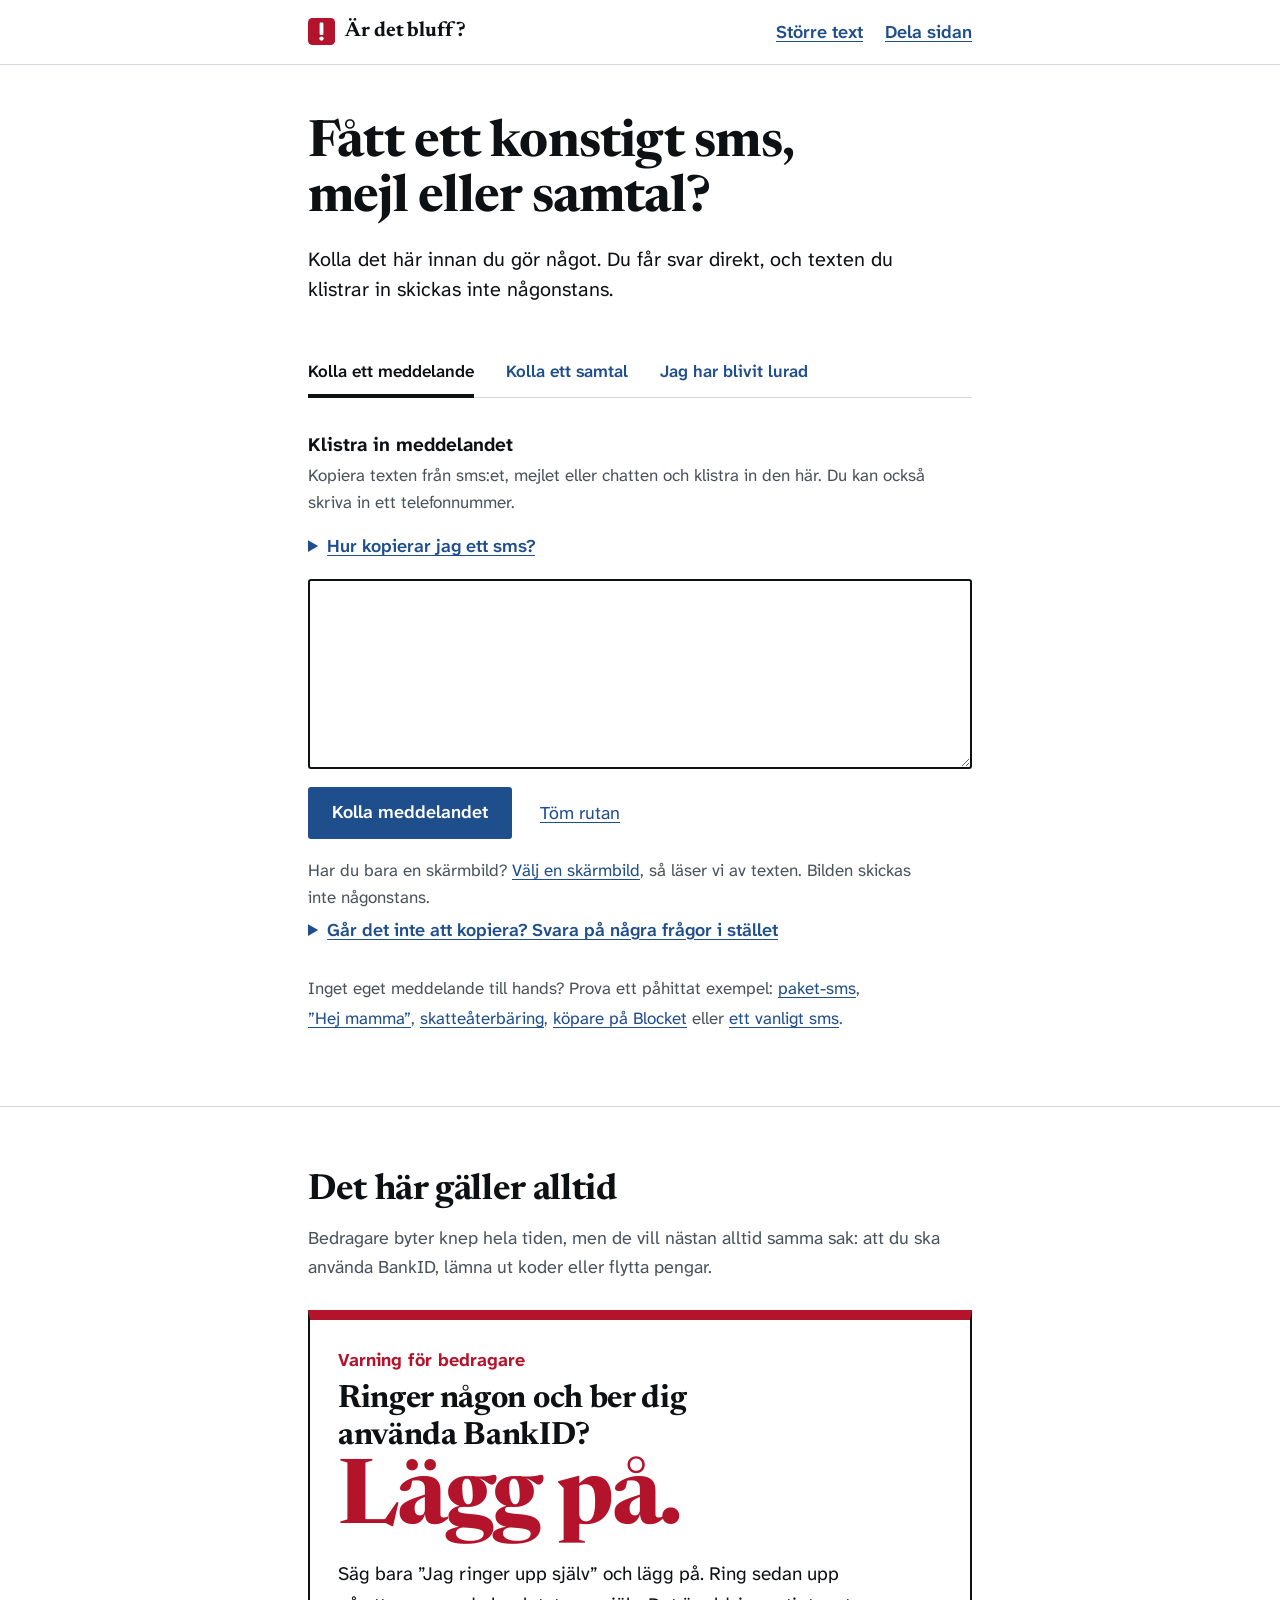
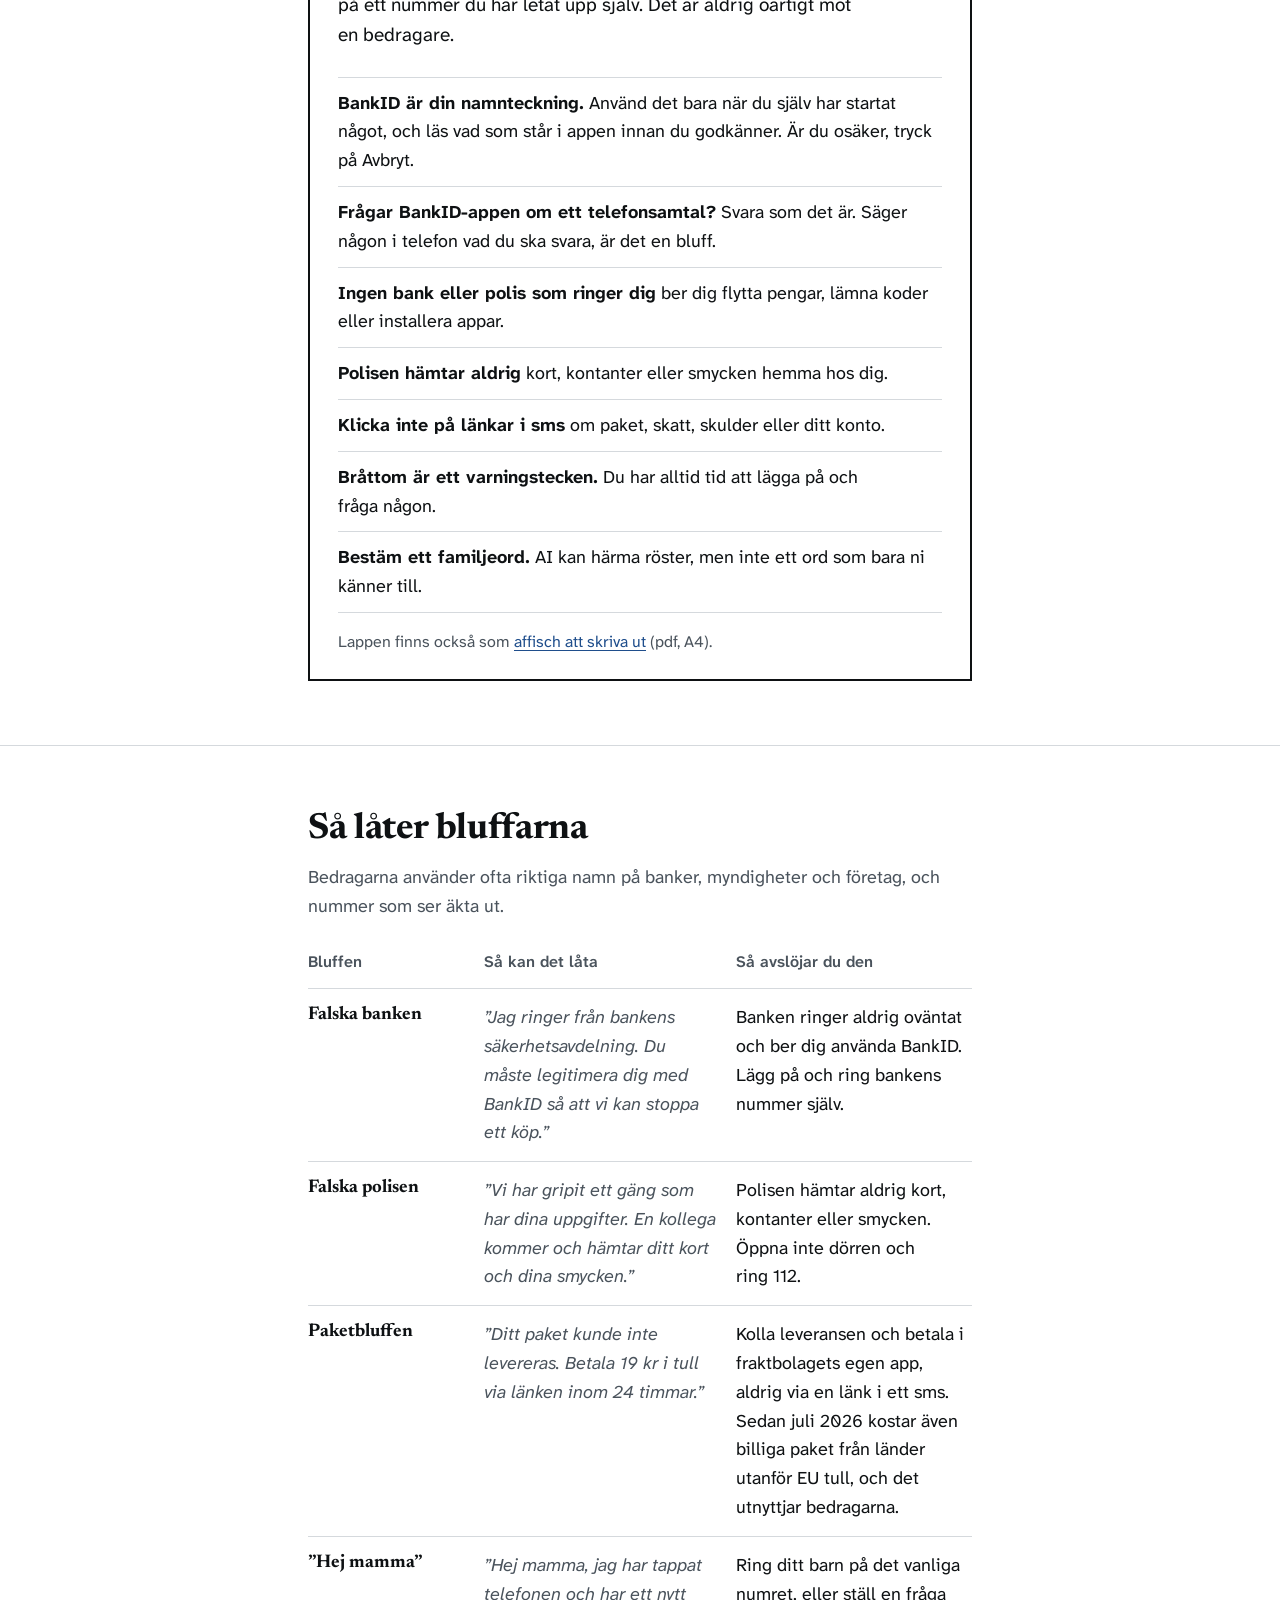
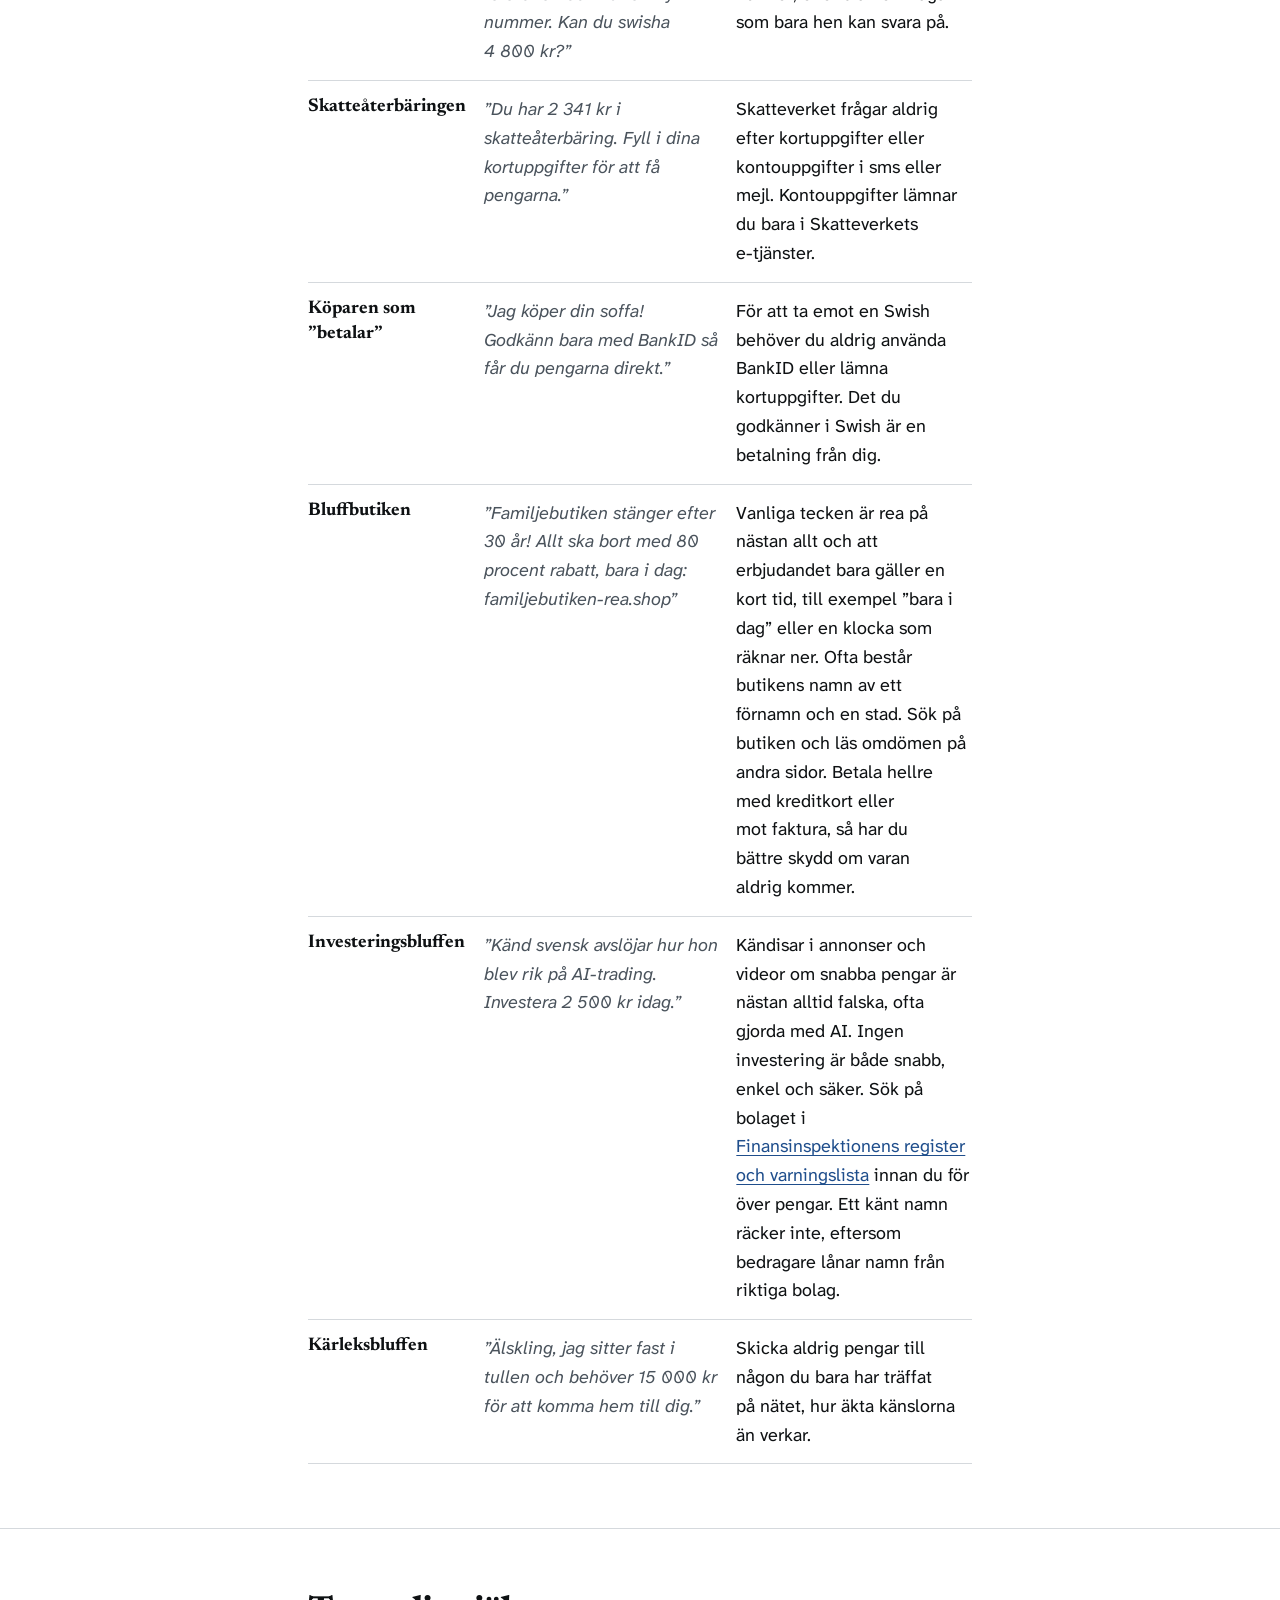
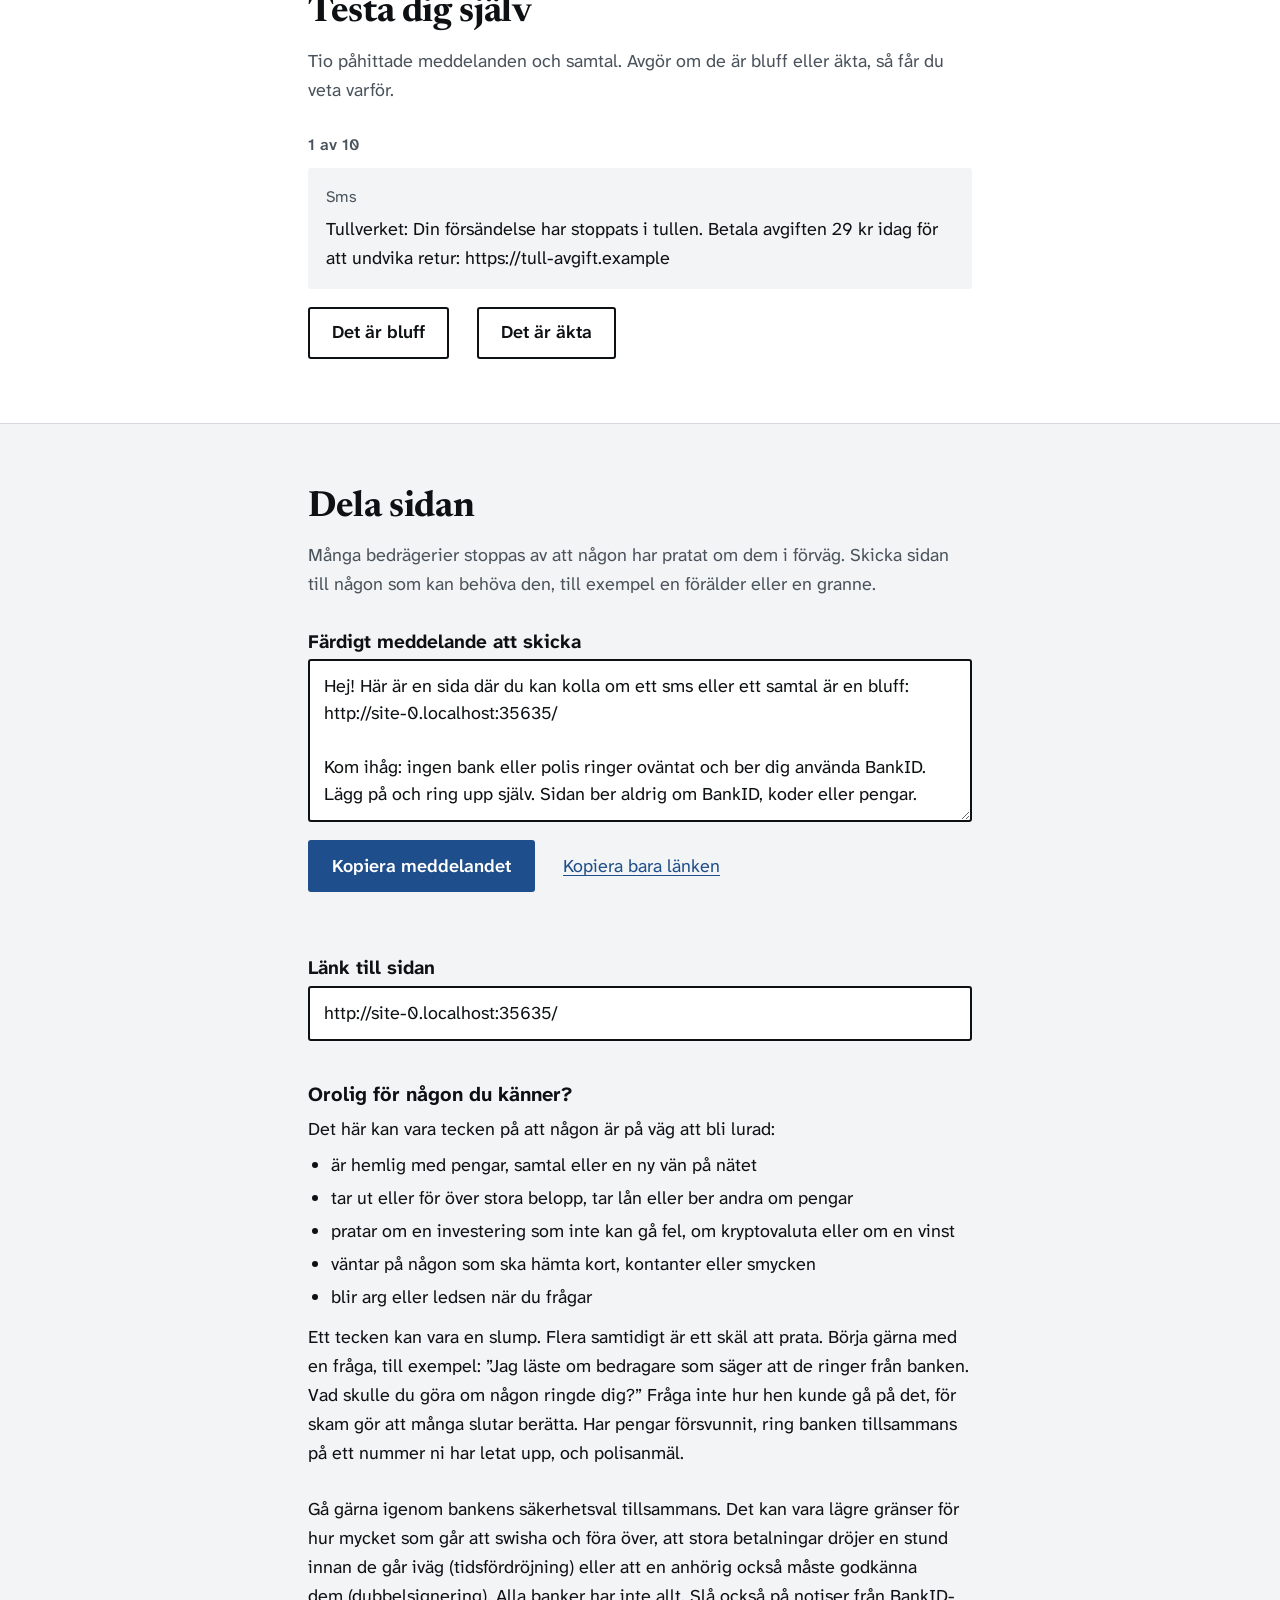
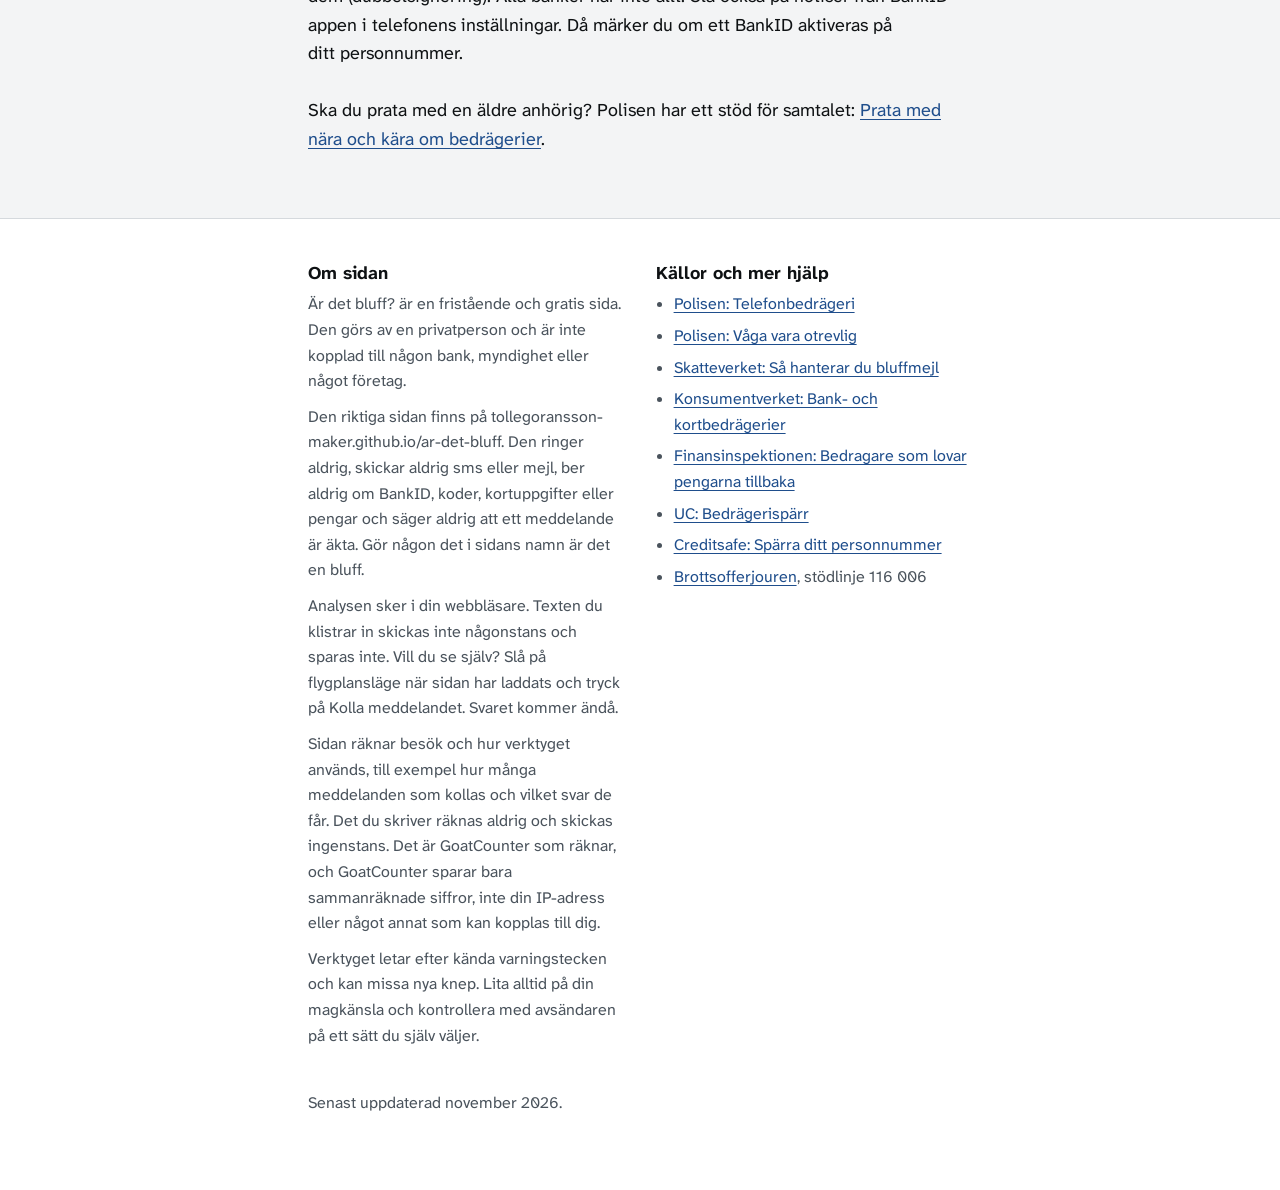
<file: index.html>
<!doctype html>
<html lang="sv">
<head>
<meta charset="utf-8">
<meta http-equiv="Content-Security-Policy" content="default-src 'none'; script-src 'self' 'sha256-S/ut1ZmjvomUCcqP2FOV7OzJ7OgC3u7yPA+28hHp57Y=' https://gc.zgo.at https://cdn.jsdelivr.net 'wasm-unsafe-eval'; worker-src 'self' blob:; connect-src 'self' data: https://cdn.jsdelivr.net https://kollabluffen.goatcounter.com; img-src 'self' data: blob: https://kollabluffen.goatcounter.com; style-src 'self' 'unsafe-inline'; font-src 'self'; manifest-src 'self'; base-uri 'none'; form-action 'none'">
<meta name="viewport" content="width=device-width, initial-scale=1, viewport-fit=cover">
<meta property="og:title" content="Är det bluff?">
<meta property="og:description" content="Kolla om ett sms, mejl eller samtal är ett bedrägeri. Gratis och på svenska.">
<meta property="og:type" content="website">
<meta property="og:locale" content="sv_SE">
<meta property="og:url" content="https://tollegoransson-maker.github.io/ar-det-bluff/">
<meta property="og:image" content="https://tollegoransson-maker.github.io/ar-det-bluff/og.png">
<meta property="og:image:width" content="1200">
<meta property="og:image:height" content="630">
<meta property="og:image:alt" content="Är det bluff? Lägg på om någon ringer och ber dig använda BankID.">
<meta name="twitter:card" content="summary_large_image">
<meta name="theme-color" content="#FFFFFF" media="(prefers-color-scheme: light)">
<meta name="theme-color" content="#111315" media="(prefers-color-scheme: dark)">
<link rel="canonical" href="https://tollegoransson-maker.github.io/ar-det-bluff/">
<link rel="manifest" href="manifest.webmanifest">
<link rel="apple-touch-icon" href="icon-180.png">
<link rel="icon" href="data:image/svg+xml,%3Csvg xmlns=%27http://www.w3.org/2000/svg%27 viewBox=%270 0 64 64%27%3E%3Crect width=%2764%27 height=%2764%27 rx=%2712%27 fill=%27%23B4142B%27/%3E%3Cpath d=%27M28 13h8v26h-8zM28 45h8v8h-8z%27 fill=%27%23fff%27/%3E%3C/svg%3E">
<style>:root{color-scheme:light}[hidden]{display:none!important}</style>
<title>Är det bluff? Kolla sms, mejl och samtal</title>
<meta name="claude:viewport-fit-sides" content="cover">
<meta name="description" content="Kolla om ett sms, mejl eller samtal är ett bedrägeri. Gratis och på svenska. Texten du klistrar in skickas inte någonstans.">
<link rel="preload" href="fonts/atkinson-hyperlegible-next-latin.woff2" as="font" type="font/woff2" crossorigin>
<link rel="preload" href="fonts/newsreader-latin.woff2" as="font" type="font/woff2" crossorigin>
<style>
@font-face{font-family:"Atkinson Hyperlegible Next";font-style:italic;font-weight:400;font-display:swap;src:url(fonts/atkinson-hyperlegible-next-italic-latin-ext.woff2) format("woff2");unicode-range:U+0100-02BA, U+02BD-02C5, U+02C7-02CC, U+02CE-02D7, U+02DD-02FF, U+0304, U+0308, U+0329, U+1D00-1DBF, U+1E00-1E9F, U+1EF2-1EFF, U+2020, U+20A0-20AB, U+20AD-20C4, U+2113, U+2C60-2C7F, U+A720-A7FF}
@font-face{font-family:"Atkinson Hyperlegible Next";font-style:italic;font-weight:400;font-display:swap;src:url(fonts/atkinson-hyperlegible-next-italic-latin.woff2) format("woff2");unicode-range:U+0000-00FF, U+0131, U+0152-0153, U+02BB-02BC, U+02C6, U+02DA, U+02DC, U+0304, U+0308, U+0329, U+2000-206F, U+20AC, U+2122, U+2191, U+2193, U+2212, U+2215, U+FEFF, U+FFFD}
@font-face{font-family:"Atkinson Hyperlegible Next";font-style:normal;font-weight:400 700;font-display:swap;src:url(fonts/atkinson-hyperlegible-next-latin-ext.woff2) format("woff2");unicode-range:U+0100-02BA, U+02BD-02C5, U+02C7-02CC, U+02CE-02D7, U+02DD-02FF, U+0304, U+0308, U+0329, U+1D00-1DBF, U+1E00-1E9F, U+1EF2-1EFF, U+2020, U+20A0-20AB, U+20AD-20C4, U+2113, U+2C60-2C7F, U+A720-A7FF}
@font-face{font-family:"Atkinson Hyperlegible Next";font-style:normal;font-weight:400 700;font-display:swap;src:url(fonts/atkinson-hyperlegible-next-latin.woff2) format("woff2");unicode-range:U+0000-00FF, U+0131, U+0152-0153, U+02BB-02BC, U+02C6, U+02DA, U+02DC, U+0304, U+0308, U+0329, U+2000-206F, U+20AC, U+2122, U+2191, U+2193, U+2212, U+2215, U+FEFF, U+FFFD}
@font-face{font-family:"Newsreader";font-style:normal;font-weight:700;font-display:swap;src:url(fonts/newsreader-latin-ext.woff2) format("woff2");unicode-range:U+0100-02BA, U+02BD-02C5, U+02C7-02CC, U+02CE-02D7, U+02DD-02FF, U+0304, U+0308, U+0329, U+1D00-1DBF, U+1E00-1E9F, U+1EF2-1EFF, U+2020, U+20A0-20AB, U+20AD-20C4, U+2113, U+2C60-2C7F, U+A720-A7FF}
@font-face{font-family:"Newsreader";font-style:normal;font-weight:700;font-display:swap;src:url(fonts/newsreader-latin.woff2) format("woff2");unicode-range:U+0000-00FF, U+0131, U+0152-0153, U+02BB-02BC, U+02C6, U+02DA, U+02DC, U+0304, U+0308, U+0329, U+2000-206F, U+20AC, U+2122, U+2191, U+2193, U+2212, U+2215, U+FEFF, U+FFFD}
</style>
<style>
/* Layout: en dokumentkolumn (44rem) som en tryckt konsumentguide. Varje del har sin egen form:
   verktyget, ett anslag som det i trappuppgången, en uppslagstabell och en numrerad lista.
   Rött betyder fara, gult är en överstrykningspenna. */
:root {
  --bg: #FFFFFF;
  --surface: #F3F4F5;
  --ink: #0E1113;
  --ink-2: #4A535C;
  --line: #D5D9DD;
  --field: #0E1113;
  --accent: #1F4E8C;
  --accent-hover: #163B6B;
  --on-accent: #FFFFFF;
  --danger: #B4142B;
  --danger-text: #B4142B;
  --on-danger: #FFFFFF;
  --caution-bg: #FFF0D4;
  --caution-ink: #5E3300;
  --calm-bg: #E8EFF7;
  --calm-ink: #163A63;
  --mark: #FFE27A;
  --mark-ink: #0E1113;
  --focus: #1F4E8C;
  /* Brödtexten är ritad för läsare med nedsatt syn, rubrikerna är en tidningsantikva. */
  --font-head: "Newsreader", Georgia, "Times New Roman", serif;
  --font-body: "Atkinson Hyperlegible Next", "Segoe UI", system-ui, -apple-system, Roboto, sans-serif;
}
@media (prefers-color-scheme: dark) {
  :root:not([data-theme="light"]) {
    --bg: #111315; --surface: #1A1D21; --ink: #ECEEF0; --ink-2: #A9B1BA; --line: #2D333A; --field: #8D97A1;
    --accent: #93B8EC; --accent-hover: #B7D0F3; --on-accent: #0B1624;
    --danger: #C1283E; --danger-text: #FF8F8F; --on-danger: #FFFFFF;
    --caution-bg: #35270F; --caution-ink: #FFD592;
    --calm-bg: #17283B; --calm-ink: #C3D9F4;
    --mark: #7F6110; --mark-ink: #FFF7DC; --focus: #93B8EC;
    color-scheme: dark;
  }
}
:root[data-theme="dark"] {
  --bg: #111315; --surface: #1A1D21; --ink: #ECEEF0; --ink-2: #A9B1BA; --line: #2D333A; --field: #8D97A1;
  --accent: #93B8EC; --accent-hover: #B7D0F3; --on-accent: #0B1624;
  --danger: #C1283E; --danger-text: #FF8F8F; --on-danger: #FFFFFF;
  --caution-bg: #35270F; --caution-ink: #FFD592;
  --calm-bg: #17283B; --calm-ink: #C3D9F4;
  --mark: #7F6110; --mark-ink: #FFF7DC; --focus: #93B8EC;
  color-scheme: dark;
}

*, *::before, *::after { box-sizing: border-box; }
html { -webkit-text-size-adjust: 100%; }
body { margin: 0; background: var(--bg); color: var(--ink); font-family: var(--font-body); font-size: 1.125rem; line-height: 1.6; overflow-wrap: break-word; }
a { color: var(--accent); text-underline-offset: 3px; }
a:hover { color: var(--accent-hover); text-decoration-thickness: 2px; }
:focus-visible { outline: 3px solid var(--focus); outline-offset: 3px; }
h1, h2, h3, h4 { text-wrap: balance; }
p, li, td { text-wrap: pretty; }
.sr { position: absolute; width: 1px; height: 1px; padding: 0; margin: -1px; overflow: hidden; clip: rect(0 0 0 0); white-space: nowrap; border: 0; }
.wrap {
  max-width: 44rem;
  margin-left: auto;
  margin-right: auto;
  padding-left: max(20px, env(safe-area-inset-left, 0px));
  padding-right: max(20px, env(safe-area-inset-right, 0px));
}

/* Sidhuvud */
.site-head { border-bottom: 1px solid var(--line); }
.head-row { display: flex; flex-wrap: wrap; align-items: center; justify-content: space-between; gap: 4px 16px; min-height: 64px; padding-block: 10px; }
.wordmark { font-family: var(--font-head); font-weight: 700; font-size: 1.3rem; letter-spacing: -0.005em; color: var(--ink); text-decoration: none; }
.wordmark:hover { color: var(--ink); }
.wordmark { display: inline-flex; align-items: center; gap: 10px; }
.mark { width: 1.3em; height: 1.3em; flex: none; }
.mark-bg { fill: var(--danger); }
.mark-fg { fill: var(--on-danger); }
.head-link { font-weight: 600; }

/* Inledning och verktyg */
.hero { padding-block: 52px 72px; }
h1 {
  font-family: var(--font-head); font-weight: 700;
  font-size: 2.4rem; font-size: clamp(2.2rem, 6.2vw, 3.2rem);
  line-height: 1.08; letter-spacing: -0.015em; margin: 0 0 16px; max-width: 15em;
}
.lead { font-size: 1.25rem; line-height: 1.5; margin: 0; max-width: 32em; }
.tabs { display: flex; gap: 32px; margin-top: 44px; border-bottom: 1px solid var(--line); }
.tab {
  -webkit-appearance: none; appearance: none; background: none; border: 0; border-bottom: 4px solid transparent;
  margin: 0 0 -1px; padding: 12px 0 12px; color: var(--accent); cursor: pointer; text-align: left;
  font-family: var(--font-body); font-weight: 600; font-size: 1.0625rem; line-height: 1.3;
}
.tab:hover { color: var(--accent-hover); text-decoration: underline; text-underline-offset: 3px; }
.tab[aria-selected="true"] { color: var(--ink); border-bottom-color: var(--ink); text-decoration: none; }
.panel { padding-top: 32px; }
.panel-intro { margin: 0 0 24px; max-width: 36em; }
.label { display: block; padding: 0; margin: 0 0 2px; font-weight: 700; font-size: 1.1875rem; }
.hint { margin: 0 0 12px; color: var(--ink-2); font-size: 1.0625rem; }
textarea, .field {
  display: block; width: 100%; padding: 12px 14px; border: 2px solid var(--field); border-radius: 3px;
  background: var(--bg); color: var(--ink); font: inherit; font-size: 1.125rem; line-height: 1.5;
}
textarea { min-height: 9.5rem; resize: vertical; }
.actions { display: flex; flex-wrap: wrap; align-items: center; gap: 12px 28px; margin-top: 18px; }
.btn {
  -webkit-appearance: none; appearance: none; display: inline-flex; align-items: center; justify-content: center;
  min-height: 52px; padding: 12px 24px; border: 0; border-radius: 3px; background: var(--accent); color: var(--on-accent);
  font-family: var(--font-body); font-weight: 600; font-size: 1.125rem; line-height: 1.2; cursor: pointer;
}
.btn:hover { background: var(--accent-hover); }
.btn[hidden] { display: none; }
.linkbtn {
  -webkit-appearance: none; appearance: none; background: none; border: 0; padding: 0; margin: 0;
  color: var(--accent); font: inherit; text-decoration: underline; text-underline-offset: 3px; cursor: pointer;
}
.linkbtn:hover { color: var(--accent-hover); text-decoration-thickness: 2px; }
.linkbtn[aria-pressed="true"] { color: var(--ink); font-weight: 700; text-decoration: none; }
.examples { margin: 22px 0 0; max-width: 38em; color: var(--ink-2); font-size: 1.0625rem; line-height: 1.75; }

/* Svar */
.result { margin-top: 28px; }
.result:empty { display: none; }
.example-note { margin: 0 0 12px; color: var(--ink-2); font-size: 1rem; }
.verdict { padding: 22px 24px 24px; border-radius: 3px; background: var(--v-bg); color: var(--v-ink); }
.verdict.high { --v-bg: var(--danger); --v-ink: var(--on-danger); --focus: var(--on-danger); }
.verdict.medium { --v-bg: var(--caution-bg); --v-ink: var(--caution-ink); }
/* Inga träffar är inget friande besked: neutral grå, inte lugnande blå eller grön. */
.verdict.low { --v-bg: var(--surface); --v-ink: var(--ink); border-left: 5px solid var(--ink-2); }
.trunc { margin: 0 0 12px; font-weight: 600; }
.verdict-title {
  font-family: var(--font-head); font-weight: 700; font-size: 1.75rem; font-size: clamp(1.6rem, 4.6vw, 2.05rem);
  line-height: 1.15; letter-spacing: -0.01em; margin: 0 0 8px;
}
.verdict p { margin: 0; }
.verdict .verdict-kind { margin-top: 12px; font-size: 1.0625rem; }
.verdict ul { margin: 14px 0 0; padding-left: 1.25em; }
.verdict li + li { margin-top: 6px; }
.verdict a { color: inherit; font-weight: 700; }
.verdict .verdict-more { margin-top: 14px; }
.numcheck p + p { margin-top: 12px; }
.result h4 { margin: 32px 0 8px; font-size: 1.25rem; line-height: 1.3; }
.list { margin: 0; padding-left: 1.25em; }
.list li + li { margin-top: 8px; }
.official { margin: 16px 0 0; }
.marked { padding: 16px 18px; border-radius: 3px; background: var(--surface); white-space: pre-wrap; overflow-wrap: anywhere; max-height: 24rem; overflow: auto; }
.marked mark { color: var(--mark-ink); background: var(--mark); padding: 0 0.1em; border-radius: 2px; -webkit-box-decoration-break: clone; box-decoration-break: clone; }
.marked mark.crit { box-shadow: inset 0 -2px 0 var(--danger); }
.marked sup { font-family: var(--font-body); font-weight: 700; font-size: 0.72em; line-height: 0; margin-left: 0.2em; }
.key { margin: 14px 0 0; padding-left: 1.6em; color: var(--ink-2); }
.key li { padding-left: 0.2em; }
.key li + li { margin-top: 8px; }
.key li::marker { font-weight: 700; color: var(--ink); }
.key strong { color: var(--ink); }
.empty { margin: 0; color: var(--ink-2); }

/* Samtal */
.checks { min-width: 0; margin: 0; padding: 0; border: 0; }
.checks legend { margin-bottom: 10px; }
.check { display: grid; grid-template-columns: 30px minmax(0, 1fr); gap: 16px; align-items: start; padding: 14px 0; border-top: 1px solid var(--line); cursor: pointer; }
.check:last-of-type { border-bottom: 1px solid var(--line); }
.check input {
  -webkit-appearance: none; appearance: none; display: grid; place-items: center; width: 30px; height: 30px; margin: 0;
  border: 2px solid var(--field); border-radius: 3px; background: var(--bg); cursor: pointer;
}
.check input::after { content: ""; width: 14px; height: 8px; border-left: 3px solid var(--bg); border-bottom: 3px solid var(--bg); transform: translateY(-2px) rotate(-45deg); opacity: 0; }
.check input:checked { background: var(--ink); border-color: var(--ink); }
.check input:checked::after { opacity: 1; }
/* Rådet syns direkt under det man kryssar i, så att man inte behöver leta längst ner. */
.check-note { display: none; margin-top: 8px; padding-left: 12px; border-left: 4px solid var(--danger); font-weight: 600; }
.check-note.calm { border-left-color: var(--ink-2); }
.check input:checked + span .check-note { display: block; }
.callresult, .askresult { margin-top: 28px; }
.callresult:empty, .askresult:empty { display: none; }
.callreset { margin: 16px 0 0; }
.panel-note { margin: 24px 0 0; color: var(--ink-2); max-width: 38em; }
.askbox { margin: 18px 0 0; }
.askbox .checks { margin-top: 10px; }

/* Lurad */
.steps { list-style: none; margin: 0; padding: 0; counter-reset: step; }
.steps > li { counter-increment: step; display: grid; grid-template-columns: 2.5rem minmax(0, 1fr); gap: 8px; padding: 18px 0; border-top: 1px solid var(--line); }
.steps > li:last-child { border-bottom: 1px solid var(--line); }
.steps > li::before { content: counter(step); font-family: var(--font-head); font-weight: 700; font-size: 1.5rem; line-height: 1.2; }
.steps h3 { margin: 0 0 4px; font-size: 1.1875rem; line-height: 1.35; }
.steps p { margin: 0; }
.steps ul { margin: 8px 0 0; padding-left: 1.2em; }
.steps ul li + li { margin-top: 6px; }
.steps ul.banks { list-style: none; padding-left: 0; }
.steps ul.banks li + li { margin-top: 2px; }
.steps ul + p { margin-top: 8px; }
.steps .howto { margin: 10px 0 0; }
.num { font-weight: 700; white-space: nowrap; }

/* Avsnitt */
.section { padding-block: 64px; border-top: 1px solid var(--line); }
h2 {
  font-family: var(--font-head); font-weight: 700; font-size: 1.9rem; font-size: clamp(1.75rem, 4.6vw, 2.25rem);
  line-height: 1.15; letter-spacing: -0.01em; margin: 0 0 12px;
}
.intro { margin: 0 0 28px; max-width: 36em; color: var(--ink-2); }

/* Anslaget, samma som affischen */
.notice { padding: 26px 28px 24px; border: 2px solid var(--ink); border-top: 10px solid var(--danger); background: var(--bg); }
.notice-kicker { margin: 0; font-weight: 700; color: var(--danger-text); }
.notice-q {
  margin: 6px 0 0; font-family: var(--font-head); font-weight: 700; font-size: 1.6rem; font-size: clamp(1.45rem, 4.4vw, 2rem);
  line-height: 1.15; letter-spacing: -0.01em; max-width: 17em;
}
.notice-stop {
  margin: 6px 0 0; font-family: var(--font-head); font-weight: 700; font-size: 4rem; font-size: clamp(3.3rem, 13vw, 5.6rem);
  line-height: 0.95; letter-spacing: -0.025em; color: var(--danger-text);
}
.notice-sub { margin: 14px 0 0; font-size: 1.1875rem; max-width: 30em; }
.notice-rules { list-style: none; margin: 26px 0 0; padding: 0; }
.notice-rules li { padding: 11px 0; border-top: 1px solid var(--line); }
.notice-rules li:last-child { border-bottom: 1px solid var(--line); }
.notice-foot { margin: 16px 0 0; font-size: 1rem; color: var(--ink-2); }

/* Uppslagstabellen */
.scams { width: 100%; border-collapse: collapse; }
.scams th, .scams td { padding: 14px 18px 14px 0; border-top: 1px solid var(--line); text-align: left; vertical-align: top; }
.scams thead th { padding-top: 0; border-top: 0; color: var(--ink-2); font-size: 1rem; font-weight: 600; }
.scams tbody tr:last-child > * { border-bottom: 1px solid var(--line); }
.scams tbody th { width: 24%; font-family: var(--font-head); font-weight: 700; font-size: 1.15rem; line-height: 1.35; }
.scams td.say { width: 38%; color: var(--ink-2); font-style: italic; }
.scams td:last-child { padding-right: 0; }

/* Dela */
.section-share { background: var(--surface); }
.copystatus { min-height: 1.6em; margin: 12px 0 0; font-weight: 600; }
.linkline { margin-top: 20px; }
.share-more { margin: 28px 0 0; max-width: 38em; }
.share-h { margin: 40px 0 0; font-size: 1.25rem; line-height: 1.3; }
.share-h + .share-more { margin-top: 8px; }
.share-list { margin: 8px 0 0; padding-left: 1.25em; max-width: 38em; }
.share-list li + li { margin-top: 4px; }
.share-list + .share-more { margin-top: 12px; }

/* Större text, uppläsning och skärmbild */
html.big { font-size: 118.75%; }
.head-tools { display: flex; flex-wrap: wrap; align-items: center; gap: 0 22px; }
.head-tools .linkbtn { font-weight: 600; }
.head-tools { margin-left: auto; }
.wordmark, .head-tools .linkbtn, .head-tools a { white-space: nowrap; }
/* Knappar som står för sig själva får minst 44 px höjd, så att de är lätta att träffa med fingret. */
.head-tools .linkbtn, .head-tools a { display: inline-flex; align-items: center; min-height: 44px; }
.actions .linkbtn, .callreset .linkbtn, .speak .linkbtn { min-height: 44px; }
#bigtext[aria-pressed="true"] { text-decoration: underline; }
#bigtext[aria-pressed="true"]::after { content: " ✓"; content: " ✓" / ""; }
.nw { white-space: nowrap; }
.speak, .verdict .speak { margin-top: 14px; }
.howto { margin: -4px 0 10px; }
.howto summary { padding: 8px 0; color: var(--accent); font-weight: 600; text-decoration: underline; text-underline-offset: 3px; cursor: pointer; }
.howto summary:hover { color: var(--accent-hover); }
.howto ol { margin: 4px 0 8px; padding-left: 1.4em; }
.howto li + li { margin-top: 4px; }
.verdict .panel-link { color: inherit; font-weight: 700; }
.ocr-line { margin: 18px 0 0; color: var(--ink-2); font-size: 1.0625rem; }
.ocr-status { margin: 10px 0 0; font-weight: 600; }
.ocr-status:empty { display: none; }
.helpful { margin: 24px 0 0; color: var(--ink-2); }

/* Testa dig själv */
.quiz { max-width: 38em; }
.quiz-count { margin: 0 0 10px; color: var(--ink-2); font-size: 1rem; font-weight: 600; }
.quiz-msg { padding: 16px 18px; border-radius: 3px; background: var(--surface); }
.quiz-from { margin: 0 0 6px; color: var(--ink-2); font-size: 1rem; }
.quiz-text { margin: 0; white-space: pre-wrap; overflow-wrap: anywhere; }
.btn-alt { background: transparent; color: var(--ink); box-shadow: inset 0 0 0 2px var(--ink); }
.btn-alt:hover { background: var(--surface); }
.btn-alt[aria-pressed="true"] { background: var(--ink); color: var(--bg); }
.btn[disabled] { cursor: default; }
.btn-alt[disabled]:not([aria-pressed="true"]) { opacity: 0.45; }
.quiz-feedback { margin-top: 18px; padding: 18px 20px; border-radius: 3px; }
.quiz-feedback.right { background: var(--calm-bg); color: var(--calm-ink); }
.quiz-feedback.wrong { background: var(--caution-bg); color: var(--caution-ink); }
.quiz-feedback h3 { margin: 0 0 6px; font-family: var(--font-head); font-weight: 700; font-size: 1.4rem; line-height: 1.2; }
.quiz-feedback p { margin: 0; }
.quiz-score { margin: 0 0 8px; font-family: var(--font-head); font-weight: 700; font-size: 2rem; font-size: clamp(1.8rem, 5vw, 2.4rem); line-height: 1.1; }
.quiz-comment { margin: 0; }

/* Sidfot */
.site-foot { padding-block: 44px 64px; border-top: 1px solid var(--line); color: var(--ink-2); font-size: 1rem; }
.foot-grid { display: grid; gap: 32px; }
.site-foot h2 { margin: 0 0 8px; font-family: var(--font-body); font-weight: 700; font-size: 1.125rem; letter-spacing: 0; color: var(--ink); }
.site-foot p { margin: 0 0 10px; }
.sources { margin: 0; padding-left: 1.1em; }
.sources li + li { margin-top: 6px; }
.updated { grid-column: 1 / -1; margin: 0; }

@media (min-width: 720px) {
  .foot-grid { grid-template-columns: repeat(2, minmax(0, 1fr)); }
}
@media (max-width: 640px) {
  .scams thead { position: absolute; width: 1px; height: 1px; overflow: hidden; clip: rect(0 0 0 0); }
  .scams, .scams tbody, .scams tr, .scams th, .scams td { display: block; width: auto; }
  .scams tbody tr { padding: 16px 0; border-top: 1px solid var(--line); }
  .scams tbody tr:last-child { border-bottom: 1px solid var(--line); }
  .scams tbody th, .scams td { padding: 0; border: 0 !important; }
  .scams tbody th, .scams td.say { width: auto; }
  .scams td { margin-top: 8px; }
  .scams td::before { content: attr(data-label); display: block; color: var(--ink-2); font-size: 0.95rem; font-style: normal; font-weight: 600; }
}
@media (max-width: 600px) {
  .hero { padding-block: 24px 56px; }
  h1 { font-size: 1.95rem; margin-bottom: 10px; }
  .lead { font-size: 1.125rem; }
  .section { padding-block: 48px; }
  .tabs { display: grid; grid-template-columns: repeat(3, minmax(0, 1fr)); gap: 14px; margin-top: 24px; }
  .tab { font-size: 1rem; }
  .panel { padding-top: 22px; }
  .verdict { padding: 18px 18px 20px; }
  .notice { padding: 20px 18px 18px; }
}
/* Smala skärmar och stor text: flikarna ställs under varandra så att långa ord får plats */
@media (max-width: 420px) {
  .tabs { display: grid; grid-template-columns: minmax(0, 1fr); gap: 0; }
  .tab { margin: 0; padding: 12px 0 12px 12px; border-bottom: 0; border-left: 4px solid transparent; }
  .tab[aria-selected="true"] { border-left-color: var(--ink); }
}
@media (max-width: 600px) {
  html.big .tabs { display: grid; grid-template-columns: minmax(0, 1fr); gap: 0; }
  html.big .tab { margin: 0; padding: 12px 0 12px 12px; border-bottom: 0; border-left: 4px solid transparent; }
  html.big .tab[aria-selected="true"] { border-left-color: var(--ink); }
}
@media (prefers-reduced-motion: reduce) {
  *, *::before, *::after { animation: none !important; transition: none !important; }
}
/* Startar inte skriptet (gammal webbläsare eller avbruten nedladdning) visas flikarna efter varandra,
   så att stegen för den som har blivit lurad alltid går att läsa. Klassen sätts av ett reservskript i webbversionen. */
.nojs-only { display: none; }
.nojs .nojs-only { display: block; }
.nojs .tabs { display: none; }
.nojs .panel[hidden] { display: block !important; }
.nojs .panel > h2.sr { position: static; width: auto; height: auto; margin: 32px 0 12px; overflow: visible; clip: auto; white-space: normal; }
.nojs #panel-meddelande > :not(.nojs-only):not(h2) { display: none; }
/* "Skriv ut stegen": bara stegen för den som har blivit lurad, svart på vitt, med länkarnas adresser utskrivna. */
@media print {
  :root { --bg: #FFFFFF; --ink: #000000; --ink-2: #333333; --line: #999999; --accent: #000000; color-scheme: light; }
  html.print-lurad .site-head, html.print-lurad .site-foot, html.print-lurad main > .section, html.print-lurad #verktyg h1,
  html.print-lurad #verktyg .lead, html.print-lurad .tabs, html.print-lurad #panel-meddelande, html.print-lurad #panel-samtal,
  html.print-lurad #printsteps { display: none !important; }
  html.print-lurad #panel-lurad { display: block !important; }
  html.print-lurad #panel-lurad > h2.sr { position: static; width: auto; height: auto; margin: 0 0 12px; overflow: visible; clip: auto; white-space: normal; }
  html.print-lurad #panel-lurad a[href^="http"]::after { content: " (" attr(href) ")"; font-size: 0.8em; overflow-wrap: anywhere; }
  html.print-lurad .hero { padding: 0; }
}
</style>
<noscript><style>.tabs{display:none}.panel[hidden]{display:block!important}.panel>h2.sr{position:static;width:auto;height:auto;margin:32px 0 12px;overflow:visible;clip:auto;white-space:normal}#panel-meddelande>:not(noscript):not(h2){display:none}</style></noscript>
</head>
<body>
<header class="site-head">
  <div class="wrap head-row">
    <a class="wordmark" href="#verktyg"><svg class="mark" viewBox="0 0 100 100" aria-hidden="true"><rect class="mark-bg" width="100" height="100" rx="16"/><rect class="mark-fg" x="43" y="17" width="14" height="46" rx="4"/><circle class="mark-fg" cx="50" cy="76" r="8"/></svg>Är det bluff?</a>
    <div class="head-tools">
      <button class="linkbtn" id="bigtext" type="button" aria-pressed="false">Större text</button>
      <a class="head-link" href="#dela">Dela sidan</a>
    </div>
  </div>
</header>

<main>
  <section class="hero" id="verktyg" aria-labelledby="titel">
    <div class="wrap">
      <h1 id="titel">Fått ett konstigt sms, mejl eller samtal?</h1>
      <p class="lead">Kolla det här innan du gör något. Du får svar direkt, och texten du klistrar in skickas inte någonstans.</p>

      <div class="tabs" role="tablist" aria-label="Vad vill du kolla?">
        <button class="tab" role="tab" id="tab-meddelande" aria-controls="panel-meddelande" aria-selected="true">Kolla ett meddelande</button>
        <button class="tab" role="tab" id="tab-samtal" aria-controls="panel-samtal" aria-selected="false" tabindex="-1">Kolla ett samtal</button>
        <button class="tab" role="tab" id="tab-lurad" aria-controls="panel-lurad" aria-selected="false" tabindex="-1">Jag har blivit lurad</button>
      </div>

      <div class="panel" role="tabpanel" id="panel-meddelande" aria-labelledby="tab-meddelande">
        <h2 class="sr">Kolla ett meddelande</h2>
        <p class="nojs-only"><strong>Verktyget fungerar inte i den här webbläsaren.</strong> Stegen och reglerna nedan gäller ändå.</p>
        <label class="label" for="msg">Klistra in meddelandet</label>
        <p class="hint" id="msg-hint">Kopiera texten från sms:et, mejlet eller chatten och klistra in den här. Du kan också skriva in ett telefonnummer.</p>
        <details class="howto">
          <summary>Hur kopierar jag ett sms?</summary>
          <ol>
            <li>Öppna sms:et och håll fingret på meddelandet tills en meny visas.</li>
            <li>Tryck på Kopiera.</li>
            <li>Gå tillbaka hit, håll fingret i rutan och tryck på Klistra in.</li>
          </ol>
        </details>
        <textarea id="msg" rows="6" spellcheck="false" autocomplete="off" aria-describedby="msg-hint"></textarea>
        <div class="actions">
          <button class="btn" id="check" type="button">Kolla meddelandet</button>
          <button class="linkbtn" id="clear" type="button">Töm rutan</button>
        </div>
        <p class="sr" id="result-status" role="status"></p>
        <div class="result" id="result"></div>
        <p class="ocr-line" id="ocr" hidden>Har du bara en skärmbild? <span class="nw"><button class="linkbtn" id="ocr-pick" type="button">Välj en skärmbild</button>,</span> så läser vi av texten. Bilden skickas inte någonstans.</p>
        <input type="file" id="ocr-file" accept="image/*" hidden>
        <p class="ocr-status" id="ocr-status" role="status"></p>
        <details class="howto askbox" id="askbox">
          <summary>Går det inte att kopiera? Svara på några frågor i stället</summary>
          <fieldset class="checks">
            <legend class="label">Kryssa i det som stämmer om meddelandet</legend>
            <label class="check"><input type="checkbox" value="sender"><span>Det ser ut att komma från en bank, en myndighet, ett paketbolag eller ett annat företag.</span></label>
            <label class="check"><input type="checkbox" value="link"><span>Det finns en länk eller en knapp att trycka på.</span></label>
            <label class="check"><input type="checkbox" value="pay"><span>Du ska betala något, till exempel frakt, tull, en avgift eller en skuld.</span></label>
            <label class="check"><input type="checkbox" value="bankid"><span>Du ska logga in, legitimera dig eller skriva under med BankID.</span></label>
            <label class="check"><input type="checkbox" value="secrets"><span>Du ska lämna kortnummer, koder, lösenord eller personnummer.</span></label>
            <label class="check"><input type="checkbox" value="call"><span>Du ska ringa ett nummer som står i meddelandet.</span></label>
            <label class="check"><input type="checkbox" value="family"><span>Någon i familjen har nytt nummer eller behöver pengar snabbt.</span></label>
            <label class="check"><input type="checkbox" value="prize"><span>Du har vunnit något eller ska få pengar tillbaka.</span></label>
            <label class="check"><input type="checkbox" value="hurry"><span>Det är bråttom: något stängs, spärras eller blir dyrare om du inte gör något i dag.</span></label>
            <label class="check"><input type="checkbox" value="chat"><span>En okänd person vill börja prata, eller vill fortsätta på WhatsApp eller Telegram.</span></label>
          </fieldset>
          <div class="askresult" id="askresult" aria-live="polite"></div>
          <p class="callreset"><button class="linkbtn" id="askreset" type="button" hidden>Börja om</button></p>
        </details>
        <p class="examples">Inget eget meddelande till hands? Prova ett påhittat exempel:
          <button class="linkbtn" type="button" data-ex="paket" aria-pressed="false">paket-sms</button>,
          <button class="linkbtn" type="button" data-ex="mamma" aria-pressed="false">”Hej mamma”</button>,
          <button class="linkbtn" type="button" data-ex="skatt" aria-pressed="false">skatteåterbäring</button>,
          <button class="linkbtn" type="button" data-ex="blocket" aria-pressed="false">köpare på Blocket</button>
          eller <button class="linkbtn" type="button" data-ex="vanligt" aria-pressed="false">ett vanligt sms</button>.
        </p>
        <noscript><p>Verktyget behöver JavaScript. Reglerna längre ner på sidan gäller ändå.</p></noscript>
      </div>

      <div class="panel" role="tabpanel" id="panel-samtal" aria-labelledby="tab-samtal" hidden>
        <h2 class="sr">Kolla ett samtal</h2>
        <p class="panel-intro"><strong>Pågår samtalet just nu?</strong> Du får alltid lägga på. Polisens råd är att våga vara otrevlig. Bedragare är skickliga, och medan det pågår känns det sällan som en bluff.</p>
        <fieldset class="checks">
          <legend class="label">Kryssa i det som stämmer</legend>
          <label class="check"><input type="checkbox" id="q-caller" value="caller"><span>Personen säger att hen ringer från en bank, polisen, en myndighet eller ett företag.</span></label>
          <label class="check"><input type="checkbox" id="q-transfer" value="transfer"><span>Personen kopplar dig vidare till banken, polisen eller en ”säkerhetsavdelning”.</span></label>
          <label class="check"><input type="checkbox" id="q-bankid" value="bankid"><span>Personen vill att du loggar in, legitimerar dig eller skriver under med BankID.</span></label>
          <label class="check"><input type="checkbox" id="q-codes" value="codes"><span>Personen frågar efter koder, kortnummer, lösenord eller ditt personnummer.</span></label>
          <label class="check"><input type="checkbox" id="q-money" value="money"><span>Personen vill att du flyttar pengar, till exempel till ett ”säkert konto”.</span></label>
          <label class="check"><input type="checkbox" id="q-remote" value="remote"><span>Personen ber dig installera en app, dela skärmen eller låta hen styra din dator eller telefon.</span></label>
          <label class="check"><input type="checkbox" id="q-pickup" value="pickup"><span>Någon ska komma hem till dig och hämta kort, kontanter eller smycken.</span></label>
          <label class="check"><input type="checkbox" id="q-pressure" value="pressure"><span>Det är bråttom, eller du får inte lägga på eller prata med någon annan.</span></label>
          <label class="check"><input type="checkbox" id="q-offer" value="offer"><span>Samtalet handlar om en investering, en vinst eller pengar du ska få tillbaka.</span></label>
          <label class="check"><input type="checkbox" id="q-family" value="family"><span>Någon i din familj sägs vara i trubbel och behöva pengar snabbt.</span></label>
        </fieldset>
        <div class="callresult" id="callresult" aria-live="polite"></div>
        <p class="callreset"><button class="linkbtn" id="callreset" type="button" hidden>Börja om</button></p>
        <p class="panel-note">Vill du kolla numret som ringde? <a href="#panel-meddelande" data-goto="meddelande" data-focus="msg">Skriv in det under Meddelande</a>.</p>
        <p class="panel-note">Hur låter det? Polisen har <a href="https://polisen.se/utsatt-for-brott/polisanmalan/bedragerier/bedragerier/telefonbedrageri/" target="_blank" rel="noopener">ett inspelat riktigt samtal</a> där en bedragare låtsas ringa från en bank.</p>
      </div>

      <div class="panel" role="tabpanel" id="panel-lurad" aria-labelledby="tab-lurad" hidden>
        <h2 class="sr">Om du har blivit lurad</h2>
        <p class="panel-intro"><strong>Agera direkt.</strong> Ju snabbare du ringer banken, desto större är chansen att stoppa pengarna. Du har inget att skämmas för.</p>
        <ol class="steps">
          <li><div><h3>Ring din bank direkt</h3><p>Be banken spärra kort, BankID och internetbank och stoppa betalningar som inte har gått iväg än. De här numren är öppna dygnet runt:</p>
            <ul class="banks">
              <li>Handelsbanken <a class="num" href="tel:0771778899">0771-77&nbsp;88&nbsp;99</a></li>
              <li>Länsförsäkringar <a class="num" href="tel:0858840011">08-588&nbsp;400&nbsp;11</a></li>
              <li>Nordea <a class="num" href="tel:084025710">08-402&nbsp;57&nbsp;10</a></li>
              <li>SEB <a class="num" href="tel:0774242424">0774-24&nbsp;24&nbsp;24</a></li>
              <li>Swedbank <a class="num" href="tel:084111011">08-411&nbsp;10&nbsp;11</a>, välj 1 för spärr och 2 vid pågående bedrägeri</li>
            </ul>
            <p>Har du en annan bank? Numret står på bankens webbplats och ofta på baksidan av ditt kort. Använd aldrig ett nummer som bedragaren har gett dig. När du själv ringer banken kan du få legitimera dig med BankID. Det går bra, men läs i BankID-appen vem som frågar och vad du godkänner, och avbryt om du är osäker. Ringer någon upp dig och ber om BankID, lägg på.</p></div></li>
          <li><div><h3>Polisanmäl</h3><p>Ring <a class="num" href="tel:11414">114&nbsp;14</a> eller gå till en polisstation. Pågår brottet just nu, eller är någon på väg hem till dig? Ring <a class="num" href="tel:112">112</a>. Radera inget: spara sms, mejl, skärmbilder, telefonnummer och kontonummer som bevis. <a href="https://polisen.se/utsatt-for-brott/polisanmalan/bedragerier/bedragerier/telefonbedrageri/" target="_blank" rel="noopener">Polisen om telefonbedrägerier</a>.</p>
            <details class="howto">
              <summary>Skriv upp det här medan du minns</summary>
              <ul>
                <li>när det hände</li>
                <li>numret som ringde eller skickade meddelandet, och vad personen sa att hen hette</li>
                <li>vad du gjorde, till exempel loggade in med BankID, lämnade koder, installerade en app eller swishade</li>
                <li>belopp och vart pengarna gick</li>
                <li>polisanmälans nummer och bankens ärendenummer, som du behöver när du begär pengarna tillbaka</li>
              </ul>
            </details></div></li>
          <li><div><h3>Begär pengarna tillbaka</h3><p>Skriv till banken så snart du kan. Väntar du för länge kan du förlora rätten att få tillbaka pengarna, och 13&nbsp;månader efter att pengarna drogs är det för sent. Konsumentverket har <a href="https://www.konsumentverket.se/konsumentratt/bankbedragerier-och-kortbedragerier/" target="_blank" rel="noopener">brevmallar att skicka till banken</a>.</p>
            <ul>
              <li><strong>Har bedragaren gjort betalningar som du inte själv har godkänt?</strong> Då ska du oftast få tillbaka det mesta, även om bedragaren lurade dig att logga in med BankID. Banken får dra högst 400&nbsp;kr i självrisk. Om banken kan visa att du har varit grovt oaktsam, alltså mycket oförsiktig, får den dra högst 12&nbsp;000&nbsp;kr. Hela beloppet får du bara stå för om banken kan visa att du förstod risken och ändå gjorde som bedragaren sa. Det har Högsta domstolen slagit fast.</li>
              <li><strong>Har du själv gjort betalningen,</strong> till exempel en Swish till bedragaren? Då är chansen mindre. Fråga ändå.</li>
              <li><strong>Säger banken nej?</strong> Be banken ompröva beslutet. Säger banken fortfarande nej kan du anmäla till <a href="https://www.arn.se/tvisteomraden/bank/" target="_blank" rel="noopener">Allmänna reklamationsnämnden, ARN</a>, inom ett år från att du först klagade. Det kostar 150&nbsp;kr, och kravet måste vara på minst 3&nbsp;000&nbsp;kr. Gratis råd får du hos <a href="https://konsumenternasbankochfinansbyra.se/" target="_blank" rel="noopener">Konsumenternas Bank- och finansbyrå</a> på <a class="num" href="tel:020105400">020-10&nbsp;54&nbsp;00</a>.</li>
            </ul>
            <details class="howto">
              <summary>Hur betalade du? Så kan du försöka få tillbaka pengarna</summary>
              <ul>
                <li><strong>Med kreditkort:</strong> Kom varan aldrig, eller får du inte pengarna tillbaka? Du har rätt att ställa samma krav på banken som på företaget. Det kallas <a href="https://www.konsumentverket.se/ekonomi/kortreklamation/" target="_blank" rel="noopener">invändningsrätt</a>.</li>
                <li><strong>Med bankkort:</strong> Be banken om en kortreklamation. Då försöker banken få tillbaka pengarna åt dig. Vad som gäller står i kortets villkor, och det kan finnas tidsgränser.</li>
                <li><strong>Med Swish eller en överföring:</strong> Ring banken direkt och berätta vart pengarna gick. Ju snabbare banken får veta, desto större är chansen att något går att göra.</li>
                <li><strong>Mot faktura:</strong> Betala inte för något du inte har fått. Bestrid fakturan, alltså skriv till företaget som skickade den att du inte godkänner den.</li>
                <li><strong>Med presentkort:</strong> Kontakta företaget som gav ut kortet, till exempel Google eller Apple, och polisanmäl. Spara kortet och kvittot.</li>
                <li><strong>Med kryptovaluta:</strong> Kontakta tjänsten där du köpte den och polisanmäl. Tipsa också Finansinspektionen om bolaget.</li>
                <li><strong>Med kontanter, guld eller smycken som någon hämtade:</strong> Ring 112 om det just har hänt. Rör inte det som personen har tagit i.</li>
              </ul>
            </details></div></li>
          <li><div><h3>Har du lämnat ut personnummer, BankID eller id-kort?</h3><p>Lägg en bedrägerispärr direkt. Den gör det svårare att ta lån i ditt namn och läggs också hos de andra kreditupplysningsföretagen, alltså de företag som banker frågar innan de lånar ut pengar. Har du ett BankID som fungerar, lägg den <a href="https://www.minuc.se/bedragerisparr" target="_blank" rel="noopener">hos UC</a>. Har banken spärrat ditt BankID, använd i stället <a href="https://www.creditsafe.com/se/sv/kontakt/vanliga-fragor/sparra-ditt-personnummer.html" target="_blank" rel="noopener">Creditsafes formulär</a>, som inte kräver BankID. Spärren gäller i två veckor. Skicka in en kopia av polisanmälan, så förlängs den.</p>
            <ul>
              <li><strong>Har du lämnat ifrån dig id-kort eller körkort?</strong> Spärra det hos den som gav ut det.</li>
              <li><strong>Har du Freja eID?</strong> Spärra det på <a class="num" href="tel:08270029">08-27&nbsp;00&nbsp;29</a>, dygnet runt.</li>
              <li><strong>Tror du att någon har ändrat din adress?</strong> Ring Skatteverket på <a class="num" href="tel:0771567567">0771-567&nbsp;567</a>. Kolla också hos <a href="https://www.adressandring.se/" target="_blank" rel="noopener">Svensk Adressändring</a> att ingen har beställt eftersändning av din post.</li>
              <li><strong>Får du fakturor eller krav för sådant du inte har köpt?</strong> Bestrid dem skriftligt, alltså skriv att du inte godkänner dem. Kommer det ett brev från Kronofogden, svara och bestrid kravet där också.</li>
              <li><strong>Fråga ditt försäkringsbolag.</strong> Många hemförsäkringar ger hjälp vid id-kapning.</li>
            </ul></div></li>
          <li><div><h3>Har du lämnat ut ett lösenord?</h3><p>Byt det direkt, och börja med din e-post. Använd olika lösenord för olika tjänster.</p></div></li>
          <li><div><h3>Har någon tagit över ditt WhatsApp, Facebook eller din e-post?</h3><p>Logga in igen och byt lösenord. I WhatsApp loggar du in igen med ditt telefonnummer och koden du får i ett sms. Slå sedan på tvåstegsverifiering, så att det behövs en extra kod för att logga in. Varna dina vänner. Bedragaren brukar be dem om pengar i ditt namn. Polisanmäl på <a class="num" href="tel:11414">114&nbsp;14</a>.</p></div></li>
          <li><div><h3>Har någon styrt din dator eller telefon?</h3><p>Koppla bort internet och avinstallera appen. Låt någon du litar på gå igenom datorn eller telefonen innan du loggar in på banken igen.</p></div></li>
          <li><div><h3>Se upp för nästa bluff</h3><p>Efter ett bedrägeri hör ofta någon av sig och lovar att få tillbaka pengarna mot en avgift. Det är en ny bluff. Ingen myndighet ringer och erbjuder sådan hjälp mot betalning.</p></div></li>
          <li><div><h3>Prata med någon</h3><p>Bedragarna är proffs, och det kan hända vem som helst. <a href="https://www.brottsofferjouren.se/" target="_blank" rel="noopener">Brottsofferjouren</a> ger gratis stöd på <a class="num" href="tel:116006">116&nbsp;006</a>, också på andra språk.</p></div></li>
        </ol>
        <p class="panel-note">Har du ringt banken och polisanmält har du gjort det viktigaste. Ta resten i lugn takt, gärna tillsammans med någon.</p>
        <p class="callreset"><button class="linkbtn" id="printsteps" type="button">Skriv ut stegen</button></p>
      </div>
    </div>
  </section>

  <section class="section" id="regler" aria-labelledby="regler-h">
    <div class="wrap">
      <h2 id="regler-h">Det här gäller alltid</h2>
      <p class="intro">Bedragare byter knep hela tiden, men de vill nästan alltid samma sak: att du ska använda BankID, lämna ut koder eller flytta pengar.</p>
      <div class="notice">
        <p class="notice-kicker">Varning för bedragare</p>
        <p class="notice-q">Ringer någon och ber dig använda BankID?</p>
        <p class="notice-stop">Lägg på.</p>
        <p class="notice-sub">Säg bara ”Jag ringer upp själv” och lägg på. Ring sedan upp på ett nummer du har letat upp själv. Det är aldrig oartigt mot en bedragare.</p>
        <ul class="notice-rules">
          <li><strong>BankID är din namnteckning.</strong> Använd det bara när du själv har startat något, och läs vad som står i appen innan du godkänner. Är du osäker, tryck på Avbryt.</li>
          <li><strong>Frågar BankID-appen om ett telefonsamtal?</strong> Svara som det är. Säger någon i telefon vad du ska svara, är det en bluff.</li>
          <li><strong>Ingen bank eller polis som ringer dig</strong> ber dig flytta pengar, lämna koder eller installera appar.</li>
          <li><strong>Polisen hämtar aldrig</strong> kort, kontanter eller smycken hemma hos dig.</li>
          <li><strong>Klicka inte på länkar i sms</strong> om paket, skatt, skulder eller ditt konto.</li>
          <li><strong>Bråttom är ett varningstecken.</strong> Du har alltid tid att lägga på och fråga någon.</li>
          <li><strong>Bestäm ett familjeord.</strong> AI kan härma röster, men inte ett ord som bara ni känner till.</li>
        </ul>
        <p class="notice-foot">Lappen finns också som <a href="affisch.pdf" data-goatcounter-click="affisch-pdf">affisch att skriva ut</a> (pdf, A4).</p>
      </div>
    </div>
  </section>

  <section class="section" id="bluffar" aria-labelledby="bluffar-h">
    <div class="wrap">
      <h2 id="bluffar-h">Så låter bluffarna</h2>
      <p class="intro">Bedragarna använder ofta riktiga namn på banker, myndigheter och företag, och nummer som ser äkta ut.</p>
      <table class="scams">
        <thead><tr><th scope="col">Bluffen</th><th scope="col">Så kan det låta</th><th scope="col">Så avslöjar du den</th></tr></thead>
        <tbody>
          <tr><th scope="row">Falska banken</th><td class="say" data-label="Så kan det låta">”Jag ringer från bankens säkerhetsavdelning. Du måste legitimera dig med BankID så att vi kan stoppa ett köp.”</td><td data-label="Så avslöjar du den">Banken ringer aldrig oväntat och ber dig använda BankID. Lägg på och ring bankens nummer själv.</td></tr>
          <tr><th scope="row">Falska polisen</th><td class="say" data-label="Så kan det låta">”Vi har gripit ett gäng som har dina uppgifter. En kollega kommer och hämtar ditt kort och dina smycken.”</td><td data-label="Så avslöjar du den">Polisen hämtar aldrig kort, kontanter eller smycken. Öppna inte dörren och ring 112.</td></tr>
          <tr><th scope="row">Paketbluffen</th><td class="say" data-label="Så kan det låta">”Ditt paket kunde inte levereras. Betala 19&nbsp;kr i tull via länken inom 24&nbsp;timmar.”</td><td data-label="Så avslöjar du den">Kolla leveransen och betala i fraktbolagets egen app, aldrig via en länk i ett sms. Sedan juli 2026 kostar även billiga paket från länder utanför EU tull, och det utnyttjar bedragarna.</td></tr>
          <tr><th scope="row">”Hej mamma”</th><td class="say" data-label="Så kan det låta">”Hej mamma, jag har tappat telefonen och har ett nytt nummer. Kan du swisha 4&nbsp;800&nbsp;kr?”</td><td data-label="Så avslöjar du den">Ring ditt barn på det vanliga numret, eller ställ en fråga som bara hen kan svara på.</td></tr>
          <tr><th scope="row">Skatteåterbäringen</th><td class="say" data-label="Så kan det låta">”Du har 2&nbsp;341&nbsp;kr i skatteåterbäring. Fyll i dina kortuppgifter för att få pengarna.”</td><td data-label="Så avslöjar du den">Skatteverket frågar aldrig efter kortuppgifter eller kontouppgifter i sms eller mejl. Kontouppgifter lämnar du bara i Skatteverkets e-tjänster.</td></tr>
          <tr><th scope="row">Köparen som ”betalar”</th><td class="say" data-label="Så kan det låta">”Jag köper din soffa! Godkänn bara med BankID så får du pengarna direkt.”</td><td data-label="Så avslöjar du den">För att ta emot en Swish behöver du aldrig använda BankID eller lämna kortuppgifter. Det du godkänner i Swish är en betalning från dig.</td></tr>
          <tr><th scope="row">Bluffbutiken</th><td class="say" data-label="Så kan det låta">”Familjebutiken stänger efter 30 år! Allt ska bort med 80 procent rabatt, bara i dag: familjebutiken-rea.shop”</td><td data-label="Så avslöjar du den">Vanliga tecken är rea på nästan allt och att erbjudandet bara gäller en kort tid, till exempel ”bara i dag” eller en klocka som räknar ner. Ofta består butikens namn av ett förnamn och en stad. Sök på butiken och läs omdömen på andra sidor. Betala hellre med kreditkort eller mot faktura, så har du bättre skydd om varan aldrig kommer.</td></tr>
          <tr><th scope="row">Investeringsbluffen</th><td class="say" data-label="Så kan det låta">”Känd svensk avslöjar hur hon blev rik på AI-trading. Investera 2&nbsp;500&nbsp;kr idag.”</td><td data-label="Så avslöjar du den">Kändisar i annonser och videor om snabba pengar är nästan alltid falska, ofta gjorda med AI. Ingen investering är både snabb, enkel och säker. Sök på bolaget i <a href="https://www.fi.se/sv/for-konsumenter/bedragerier/sju-tips-for-att-undvika-bedragerier/" target="_blank" rel="noopener">Finansinspektionens register och varningslista</a> innan du för över pengar. Ett känt namn räcker inte, eftersom bedragare lånar namn från riktiga bolag.</td></tr>
          <tr><th scope="row">Kärleksbluffen</th><td class="say" data-label="Så kan det låta">”Älskling, jag sitter fast i tullen och behöver 15&nbsp;000&nbsp;kr för att komma hem till dig.”</td><td data-label="Så avslöjar du den">Skicka aldrig pengar till någon du bara har träffat på nätet, hur äkta känslorna än verkar.</td></tr>
        </tbody>
      </table>
    </div>
  </section>

  <section class="section" id="testa" aria-labelledby="testa-h">
    <div class="wrap">
      <h2 id="testa-h">Testa dig själv</h2>
      <p class="intro">Tio påhittade meddelanden och samtal. Avgör om de är bluff eller äkta, så får du veta varför.</p>
      <div class="quiz" id="quiz"><noscript><p>Testet behöver JavaScript.</p></noscript></div>
    </div>
  </section>

  <section class="section section-share" id="dela" aria-labelledby="dela-h">
    <div class="wrap">
      <h2 id="dela-h">Dela sidan</h2>
      <p class="intro">Många bedrägerier stoppas av att någon har pratat om dem i förväg. Skicka sidan till någon som kan behöva den, till exempel en förälder eller en granne.</p>
      <label class="label" for="sharemsg">Färdigt meddelande att skicka</label>
      <textarea id="sharemsg" rows="5" readonly></textarea>
      <div class="actions">
        <button class="btn" id="sharenative" type="button" hidden>Skicka meddelandet</button>
        <button class="btn" id="copymsg" type="button">Kopiera meddelandet</button>
        <button class="linkbtn" id="copylink" type="button">Kopiera bara länken</button>
      </div>
      <p class="copystatus" id="copystatus" role="status"></p>
      <div class="linkline" id="linkline">
        <label class="label" for="sharelink">Länk till sidan</label>
        <input class="field" id="sharelink" type="text" readonly>
      </div>
      <h3 class="share-h">Orolig för någon du känner?</h3>
      <p class="share-more">Det här kan vara tecken på att någon är på väg att bli lurad:</p>
      <ul class="share-list">
        <li>är hemlig med pengar, samtal eller en ny vän på nätet</li>
        <li>tar ut eller för över stora belopp, tar lån eller ber andra om pengar</li>
        <li>pratar om en investering som inte kan gå fel, om kryptovaluta eller om en vinst</li>
        <li>väntar på någon som ska hämta kort, kontanter eller smycken</li>
        <li>blir arg eller ledsen när du frågar</li>
      </ul>
      <p class="share-more">Ett tecken kan vara en slump. Flera samtidigt är ett skäl att prata. Börja gärna med en fråga, till exempel: ”Jag läste om bedragare som säger att de ringer från banken. Vad skulle du göra om någon ringde dig?” Fråga inte hur hen kunde gå på det, för skam gör att många slutar berätta. Har pengar försvunnit, ring banken tillsammans på ett nummer ni har letat upp, och polisanmäl.</p>
      <p class="share-more">Gå gärna igenom bankens säkerhetsval tillsammans. Det kan vara lägre gränser för hur mycket som går att swisha och föra över, att stora betalningar dröjer en stund innan de går iväg (tidsfördröjning) eller att en anhörig också måste godkänna dem (dubbelsignering). Alla banker har inte allt. Slå också på notiser från BankID-appen i telefonens inställningar. Då märker du om ett BankID aktiveras på ditt personnummer.</p>
      <p class="share-more">Ska du prata med en äldre anhörig? Polisen har ett stöd för samtalet: <a href="https://polisen.se/utsatt-for-brott/skydda-dig-mot-brott/brott-mot-aldre-och-personer-med-funktionsnedsattning/prata-med-nara-och-kara-om-bedragerier/" target="_blank" rel="noopener">Prata med nära och kära om bedrägerier</a>.</p>
    </div>
  </section>
</main>

<footer class="site-foot">
  <div class="wrap foot-grid">
    <div>
      <h2>Om sidan</h2>
      <p>Är det bluff? är en fristående och gratis sida. Den görs av en privatperson och är inte kopplad till någon bank, myndighet eller något företag.</p>
      <p>Den riktiga sidan finns på tollegoransson-maker.github.io/ar-det-bluff. Den ringer aldrig, skickar aldrig sms eller mejl, ber aldrig om BankID, koder, kortuppgifter eller pengar och säger aldrig att ett meddelande är äkta. Gör någon det i sidans namn är det en bluff.</p>
      <p>Analysen sker i din webbläsare. Texten du klistrar in skickas inte någonstans och sparas inte. Vill du se själv? Slå på flygplansläge när sidan har laddats och tryck på Kolla meddelandet. Svaret kommer ändå.</p>
      <p>Sidan räknar besök och hur verktyget används, till exempel hur många meddelanden som kollas och vilket svar de får. Det du skriver räknas aldrig och skickas ingenstans. Det är GoatCounter som räknar, och GoatCounter sparar bara sammanräknade siffror, inte din IP-adress eller något annat som kan kopplas till dig.</p>
      <p>Verktyget letar efter kända varningstecken och kan missa nya knep. Lita alltid på din magkänsla och kontrollera med avsändaren på ett sätt du själv väljer.</p>
    </div>
    <div>
      <h2>Källor och mer hjälp</h2>
      <ul class="sources">
        <li><a href="https://polisen.se/utsatt-for-brott/polisanmalan/bedragerier/bedragerier/telefonbedrageri/" target="_blank" rel="noopener">Polisen: Telefonbedrägeri</a></li>
        <li><a href="https://polisen.se/utsatt-for-brott/polisanmalan/bedragerier/bedragerier/vaga-vara-otrevlig/" target="_blank" rel="noopener">Polisen: Våga vara otrevlig</a></li>
        <li><a href="https://www.skatteverket.se/omoss/kontaktaoss/mejlaoss/sahanterardubluffmejl.4.8bcb26d16a5646a148128ae.html" target="_blank" rel="noopener">Skatteverket: Så hanterar du bluffmejl</a></li>
        <li><a href="https://www.konsumentverket.se/konsumentratt/bankbedragerier-och-kortbedragerier/" target="_blank" rel="noopener">Konsumentverket: Bank- och kortbedrägerier</a></li>
        <li><a href="https://www.fi.se/sv/publicerat/nyheter/2021/se-upp-for-bedragare-som-lovar-pengarna-tillbaka/" target="_blank" rel="noopener">Finansinspektionen: Bedragare som lovar pengarna tillbaka</a></li>
        <li><a href="https://www.minuc.se/bedragerisparr" target="_blank" rel="noopener">UC: Bedrägerispärr</a></li>
        <li><a href="https://www.creditsafe.com/se/sv/kontakt/vanliga-fragor/sparra-ditt-personnummer.html" target="_blank" rel="noopener">Creditsafe: Spärra ditt personnummer</a></li>
        <li><a href="https://www.brottsofferjouren.se/" target="_blank" rel="noopener">Brottsofferjouren</a>, stödlinje 116&nbsp;006</li>
      </ul>
    </div>
    <p class="updated">Senast uppdaterad november 2026.</p>
  </div>
</footer>
<script src="app.js?v=f365f5dd"></script>
<script>if(!window.bluffReady)document.documentElement.className+=' nojs';</script>
<script data-goatcounter="https://kollabluffen.goatcounter.com/count" async src="https://gc.zgo.at/count.v5.js" integrity="sha384-atnOLvQb9t+jTSipvd75X2yginT4PjVbqDdlJAmxMm+wYElFmeR6EmLP5bYeoRVQ" crossorigin="anonymous"></script>
</body>
</html>
</file>
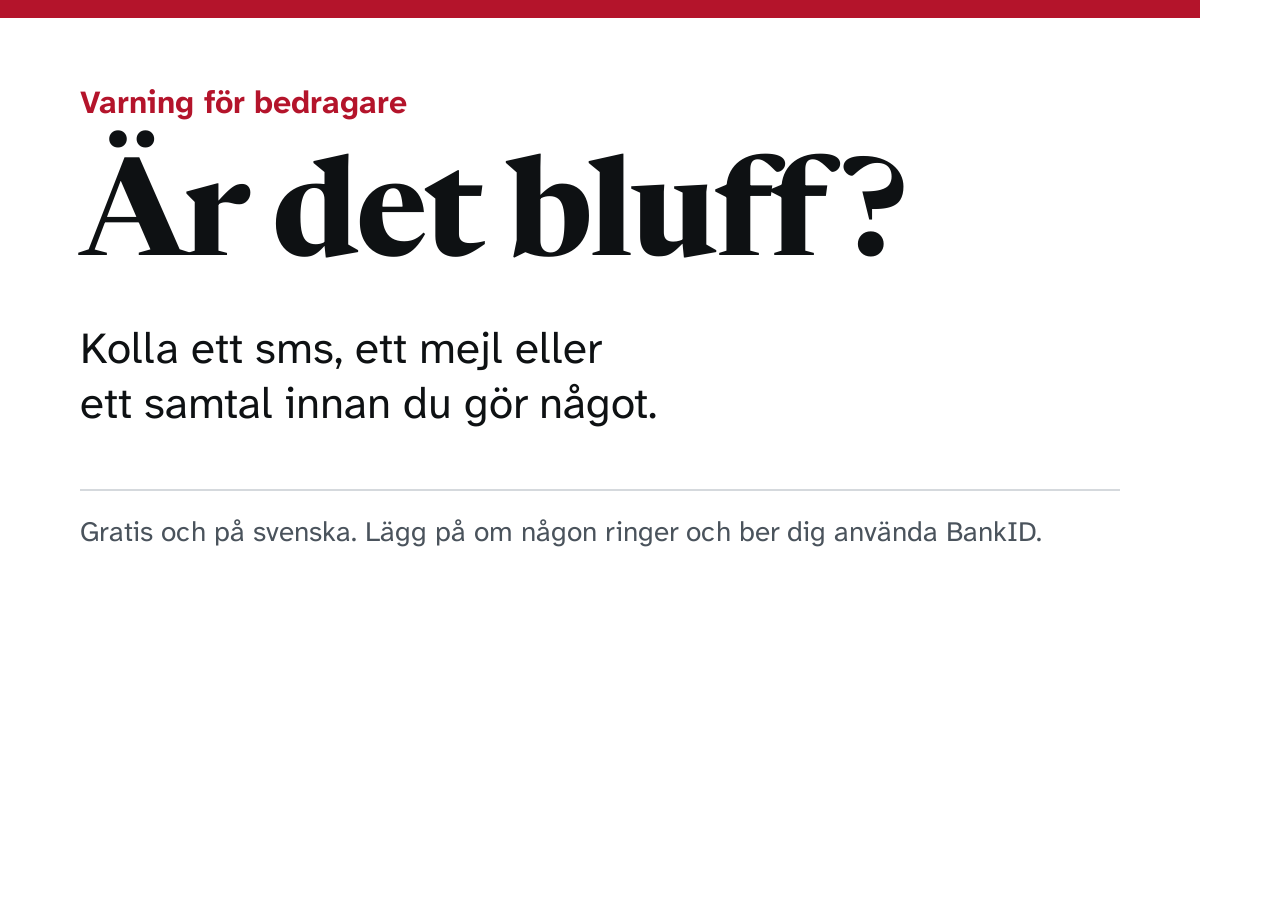
<file: src/bilder/og.html>
<!doctype html>
<html lang="sv">
<head>
<meta charset="utf-8">
<link rel="stylesheet" href="https://fonts.googleapis.com/css2?family=Atkinson+Hyperlegible+Next:wght@400;700&family=Newsreader:opsz,wght@6..72,700&display=swap">
<style>
  html, body { margin: 0; padding: 0; background: #FFFFFF; }
  .card { width: 1200px; height: 630px; box-sizing: border-box; padding: 0 80px; position: relative; overflow: hidden; color: #0E1113; font-family: "Atkinson Hyperlegible Next", Arial, sans-serif; }
  .bar { height: 18px; margin: 0 -80px; background: #B4142B; }
  .kicker { margin: 64px 0 0; font-weight: 700; font-size: 32px; color: #B4142B; }
  h1 { margin: 32px 0 0; font-family: "Newsreader", Georgia, serif; font-weight: 700; font-size: 136px; line-height: 1; letter-spacing: -0.02em; }
  .sub { margin: 30px 0 0; font-size: 44px; line-height: 1.25; max-width: 900px; text-wrap: balance; }
  .foot { position: absolute; left: 80px; right: 80px; bottom: 52px; padding-top: 22px; border-top: 2px solid #D5D9DD; font-size: 28px; color: #4A535C; }
</style>
</head>
<body>
<div class="card">
  <div class="bar"></div>
  <p class="kicker">Varning för bedragare</p>
  <h1>Är det bluff?</h1>
  <p class="sub">Kolla ett sms, ett mejl eller ett samtal innan du gör något.</p>
  <p class="foot">Gratis och på svenska. Lägg på om någon ringer och ber dig använda BankID.</p>
</div>
</body>
</html>
</file>
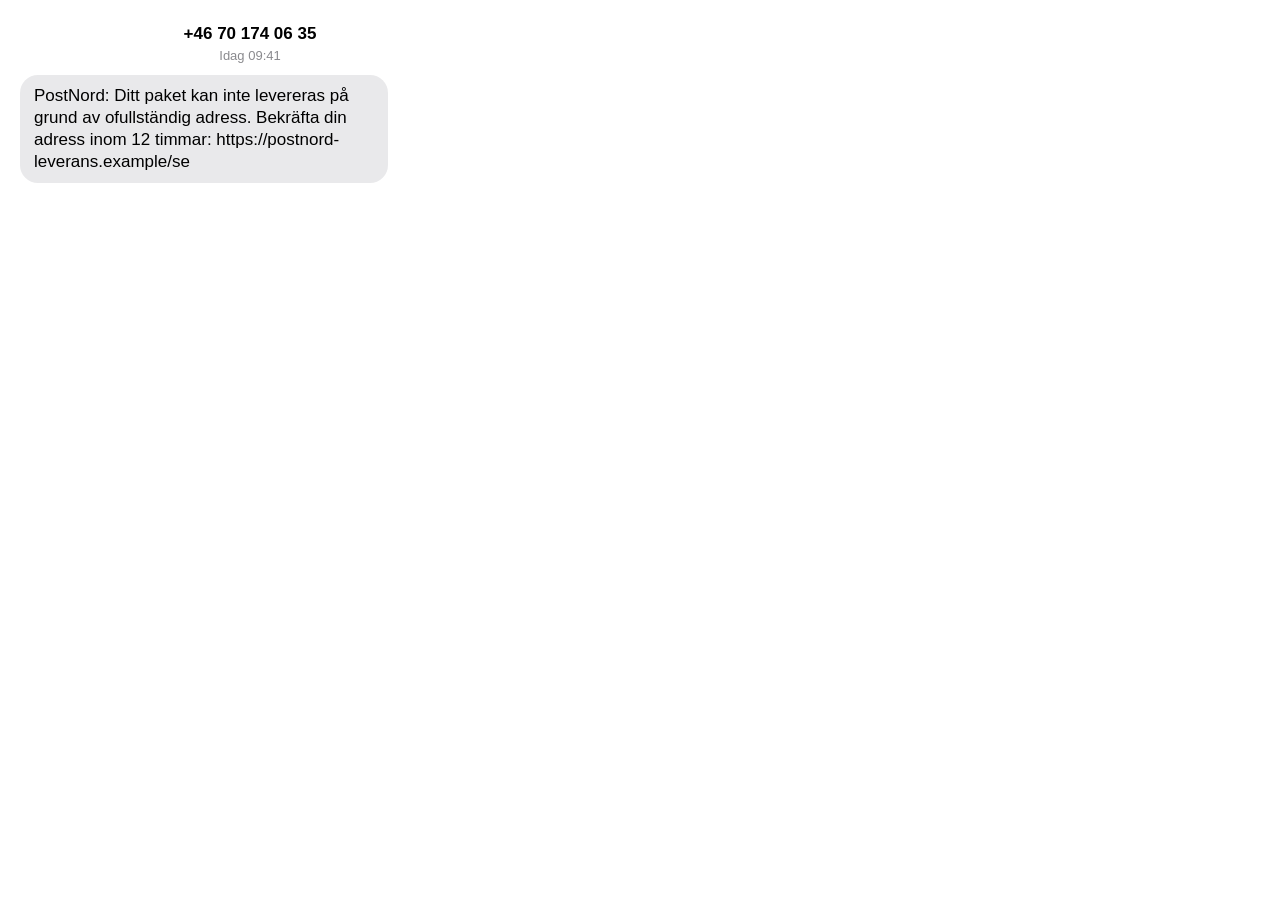
<file: src/bilder/sms.html>
<!doctype html>
<html lang="sv">
<head>
<meta charset="utf-8">
<style>
  html, body { margin: 0; background: var(--bg); }
  body { --bg: #FFFFFF; --bubble: #E9E9EB; --text: #000000; --meta: #8A8A8E; font-family: "Segoe UI", Arial, sans-serif; }
  body.dark { --bg: #000000; --bubble: #262628; --text: #FFFFFF; --meta: #8D8D93; }
  .screen { width: 500px; padding: 24px 20px 40px; box-sizing: border-box; }
  .from { color: var(--text); font-weight: 600; font-size: 17px; text-align: center; margin: 0 0 4px; }
  .time { color: var(--meta); font-size: 13px; text-align: center; margin: 0 0 12px; }
  .bubble { background: var(--bubble); color: var(--text); border-radius: 18px; padding: 10px 14px; font-size: 17px; line-height: 1.3; max-width: 340px; }
</style>
</head>
<body>
<div class="screen">
  <p class="from">+46 70 174 06 35</p>
  <p class="time">Idag 09:41</p>
  <div class="bubble">PostNord: Ditt paket kan inte levereras på grund av ofullständig adress. Bekräfta din adress inom 12 timmar: https://postnord-leverans.example/se</div>
</div>
<script>if (location.hash === '#dark') document.body.className = 'dark';</script>
</body>
</html>
</file>
